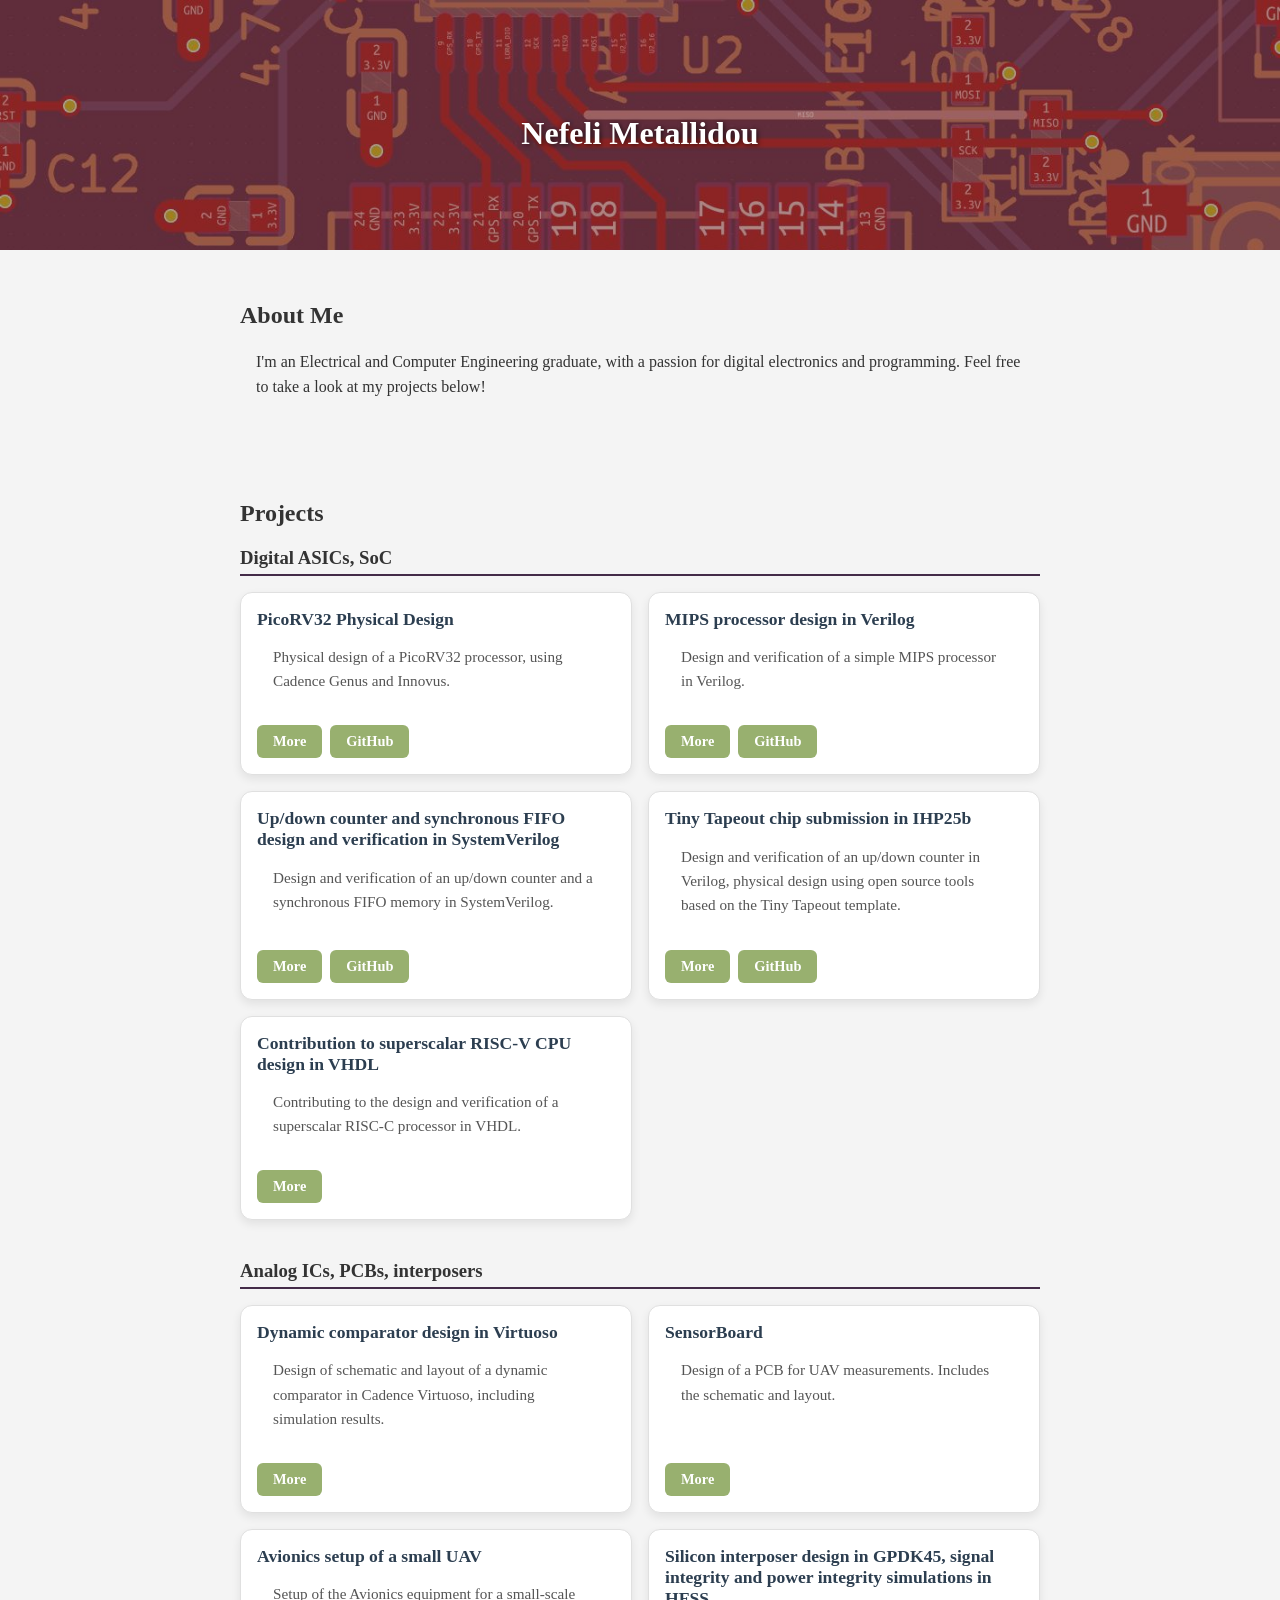
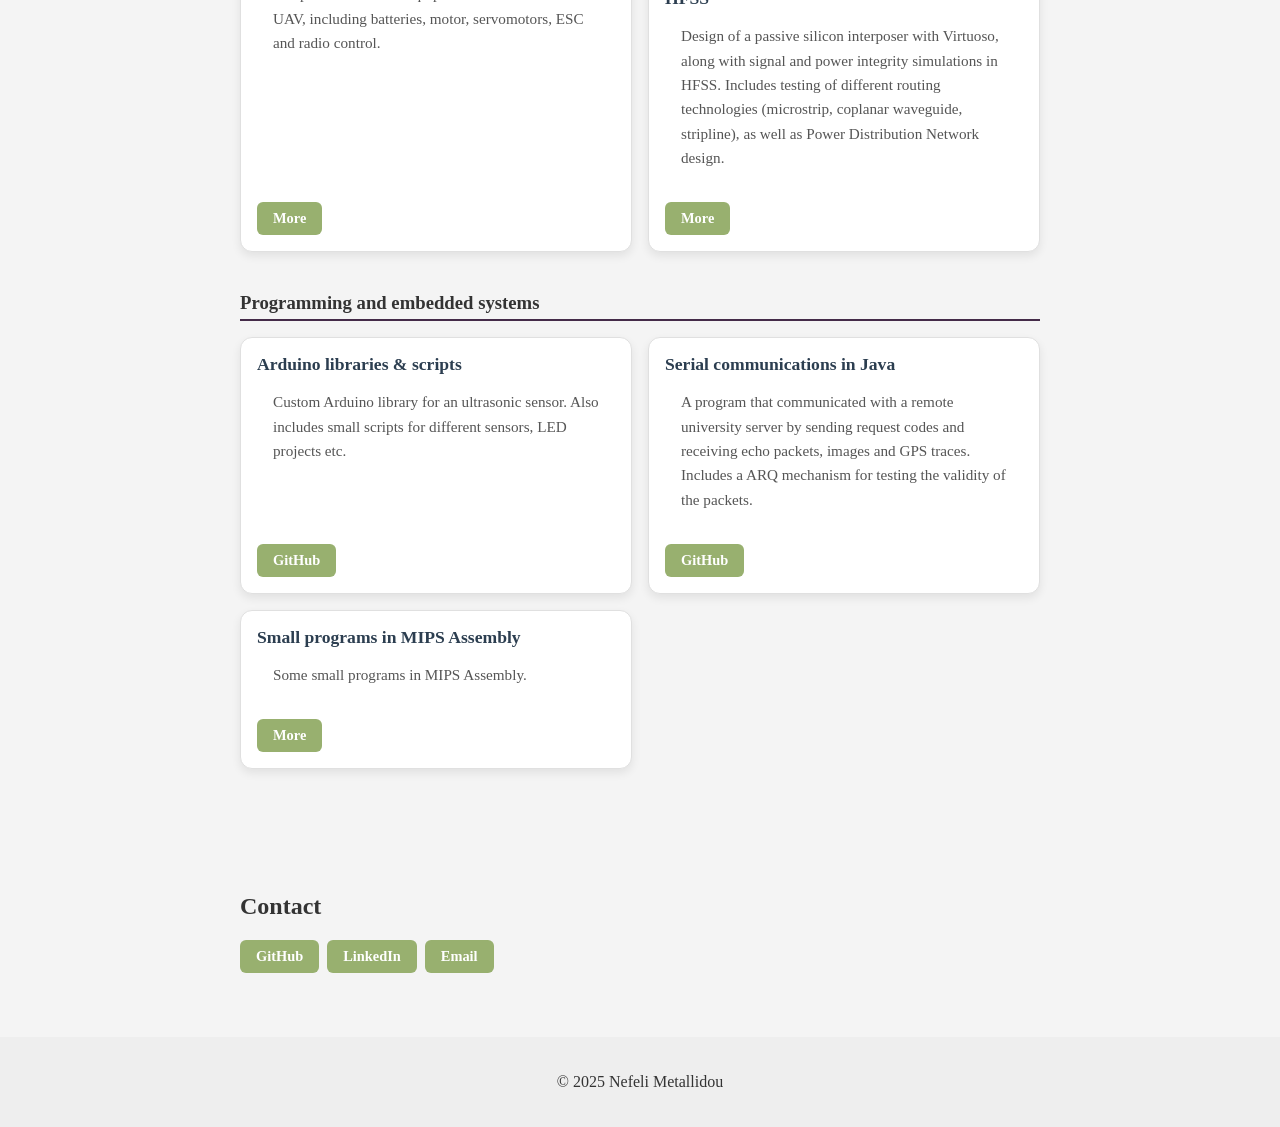
<file: index.html>
<!DOCTYPE html>
<html lang="en">
<head>
  <meta charset="UTF-8" />
  <meta name="viewport" content="width=device-width, initial-scale=1.0" />
  <title>Nefeli Metallidou</title>
  <link rel="stylesheet" href="css/style.css">
</head>
<body>
  <div class="cover-container">
    <img src="images/cover.jpg" alt="Cover Image">
	<div class="overlay"></div>
    <h1>Nefeli Metallidou</h1>
  </div>

  <section>
    <h2>About Me</h2>
    <p>
      I'm an Electrical and Computer Engineering graduate, with a passion for digital electronics and programming. Feel free to take a look at my projects below!
    </p>
  </section>

  <section>
    <h2>Projects</h2>
	
	<!-- Digital section -->
	<div class="project-section">
		<h3>Digital ASICs, SoC</h3>
		<div class="projects">
			 <div class="project-card">
				<div class="project-content">
				  <h4>PicoRV32 Physical Design</h4>
				  <p>Physical design of a PicoRV32 processor, using Cadence Genus and Innovus.</p>
				</div>
				<div class="project-buttons">
				  <a href="proj-picorv-physical.html" class="btn">More</a>
				  <a href="https://github.com/nefelimet/picorv32-physical-design" class="btn" target="_blank">GitHub</a>
				</div>
			 </div>
			 <div class="project-card">
				<div class="project-content">
				  <h4>MIPS processor design in Verilog</h4>
				  <p>Design and verification of a simple MIPS processor in Verilog.</p>
				</div>
				<div class="project-buttons">
				  <a href="proj-mips-verilog.html" class="btn">More</a>
				  <a href="https://github.com/nefelimet/mips-verilog" class="btn" target="_blank">GitHub</a>
				</div>
			 </div>
			 <div class="project-card">
				<div class="project-content">
				  <h4>Up/down counter and synchronous FIFO design and verification in SystemVerilog</h4>
				  <p>Design and verification of an up/down counter and a synchronous FIFO memory in SystemVerilog.</p>
				</div>
				<div class="project-buttons">
				  <a href="proj-systemverilog.html" class="btn">More</a>
				  <a href="https://github.com/nefelimet/SystemVerilog-project" class="btn" target="_blank">GitHub</a>
				</div>
			 </div>
			 <div class="project-card">
				<div class="project-content">
				  <h4>Tiny Tapeout chip submission in IHP25b</h4>
				  <p>Design and verification of an up/down counter in Verilog, physical design using open source tools based on the Tiny Tapeout template.</p>
				</div>
				<div class="project-buttons">
				  <a href="proj-tiny-tapeout.html" class="btn">More</a>
				  <a href="https://github.com/nefelimet/tt-updown-counter" class="btn" target="_blank">GitHub</a>
				</div>
			 </div>
			 <div class="project-card">
				<div class="project-content">
				  <h4>Contribution to superscalar RISC-V CPU design in VHDL</h4>
				  <p>Contributing to the design and verification of a superscalar RISC-C processor in VHDL.</p>
				</div>
				<div class="project-buttons">
				  <a href="proj-contrib-superscalar.html" class="btn">More</a>
				</div>
			 </div>
		</div>
	</div>
	
	
	<!-- Analog section -->
	<div class="project-section">
		<h3>Analog ICs, PCBs, interposers</h3>
		<div class="projects">
			<div class="project-card">
				<div class="project-content">
				  <h4>Dynamic comparator design in Virtuoso</h4>
				  <p>Design of schematic and layout of a dynamic comparator in Cadence Virtuoso, including simulation results.</p>
				</div>
				<div class="project-buttons">
				  <a href="proj-dyn-comp.html" class="btn">More</a>
				</div>
			</div>
			<div class="project-card">
				<div class="project-content">
				  <h4>SensorBoard</h4>
				  <p>Design of a PCB for UAV measurements. Includes the schematic and layout.</p>
				</div>
				<div class="project-buttons">
				  <a href="proj-sensorboard.html" class="btn">More</a>
				</div>
			</div>
			<div class="project-card">
				<div class="project-content">
				  <h4>Avionics setup of a small UAV</h4>
				  <p>Setup of the Avionics equipment for a small-scale UAV, including batteries, motor, servomotors, ESC and radio control.</p>
				</div>
				<div class="project-buttons">
				  <a href="proj-avionics.html" class="btn">More</a>
				</div>
			</div>
			<div class="project-card">
				<div class="project-content">
				  <h4>Silicon interposer design in GPDK45, signal integrity and power integrity simulations in HFSS</h4>
				  <p>Design of a passive silicon interposer with Virtuoso, along with signal and power integrity simulations in HFSS. Includes testing of different routing technologies (microstrip, coplanar waveguide, stripline), as well as Power Distribution Network design.</p>
				</div>
				<div class="project-buttons">
				  <a href="proj-interposer.html" class="btn">More</a>
				</div>
			</div>
		</div>
	</div>
	
	
	<!-- Other section -->
	<div class="project-section">
		<h3>Programming and embedded systems</h3>
		<div class="projects">
			<div class="project-card">
				<div class="project-content">
				  <h4>Arduino libraries & scripts</h4>
				  <p>Custom Arduino library for an ultrasonic sensor. Also includes small scripts for different sensors, LED projects etc.</p>
				</div>
				<div class="project-buttons">
				  <a href="https://github.com/nefelimet/Arduino-Projects" class="btn">GitHub</a>
				</div>
			</div>
			<div class="project-card">
				<div class="project-content">
				  <h4>Serial communications in Java</h4>
				  <p>A program that communicated with a remote university server by sending request codes and receiving echo packets, images and GPS traces. Includes a ARQ mechanism for testing the validity of the packets.</p>
				</div>
				<div class="project-buttons">
				  <a href="https://github.com/nefelimet/JavaSerialComms" class="btn">GitHub</a>
				</div>
			</div>
			<div class="project-card">
				<div class="project-content">
				  <h4>Small programs in MIPS Assembly</h4>
				  <p>Some small programs in MIPS Assembly.</p>
				</div>
				<div class="project-buttons">
				  <a href="proj-assembly.html" class="btn">More</a>
				</div>
			</div>
		</div>
	</div>
	

	
	
  </section>

  <section>
    <h2>Contact</h2>
		<div class="project-buttons">
		  <a href="https://github.com/nefelimet" class="btn">GitHub</a>
		  <a href="https://linkedin.com/in/nefeli-metallidou" class="btn">LinkedIn</a>
		  <a href="mailto:met.nefeli@gmail.com" class="btn">Email</a>
		</div>
  </section>

  <footer>
    <p>© 2025 Nefeli Metallidou</p>
  </footer>

</body>
</html>
</file>
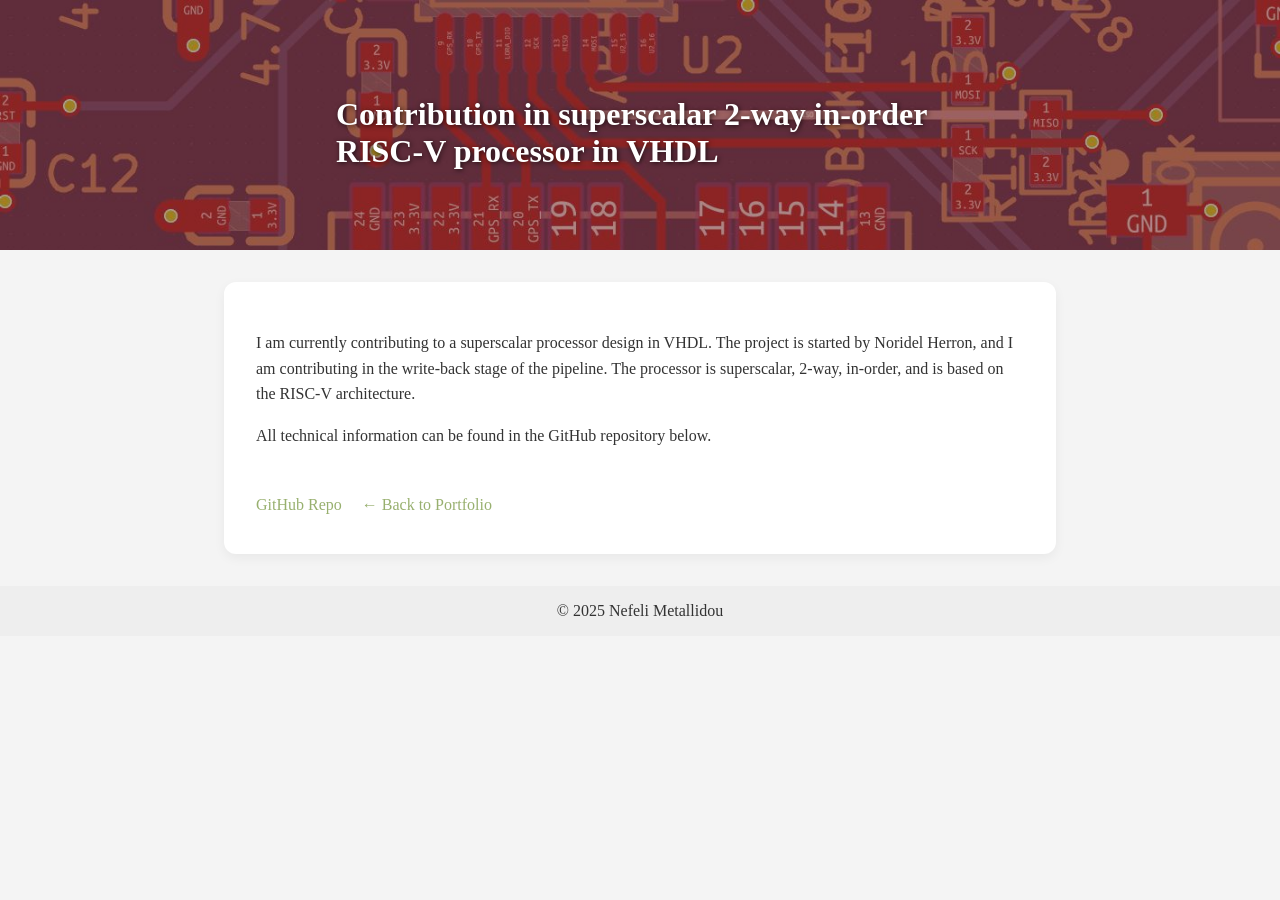
<file: proj-contrib-superscalar.html>
<!DOCTYPE html>
<html lang="en">
<head>
  <meta charset="UTF-8" />
  <meta name="viewport" content="width=device-width, initial-scale=1.0" />
  <title>Contribution in superscalar 2-way in-order RISC-V processor in VHDL</title>
  <link rel="stylesheet" href="css/style.css">
</head>
<body>

  <div class="cover-container">
    <img src="images/cover.jpg" alt="Cover Image">
	<div class="overlay"></div>
    <h1>Contribution in superscalar 2-way in-order RISC-V processor in VHDL</h1>
  </div>

  <main>

    <p>
      I am currently contributing to a superscalar processor design in VHDL. The project is started by Noridel Herron, and I am contributing in the write-back stage of the pipeline. The processor is superscalar, 2-way, in-order, and is based on the RISC-V architecture.
    </p>
	

    <p>
      All technical information can be found in the GitHub repository below.
    </p>

    <div class="links">
      <a href="https://github.com/NoridelHerron/SUPERSCALAR_CPU" target="_blank">GitHub Repo</a>
      <a href="index.html">← Back to Portfolio</a>
    </div>
  </main>

  <footer>
    © 2025 Nefeli Metallidou
  </footer>

</body>
</html>
</file>
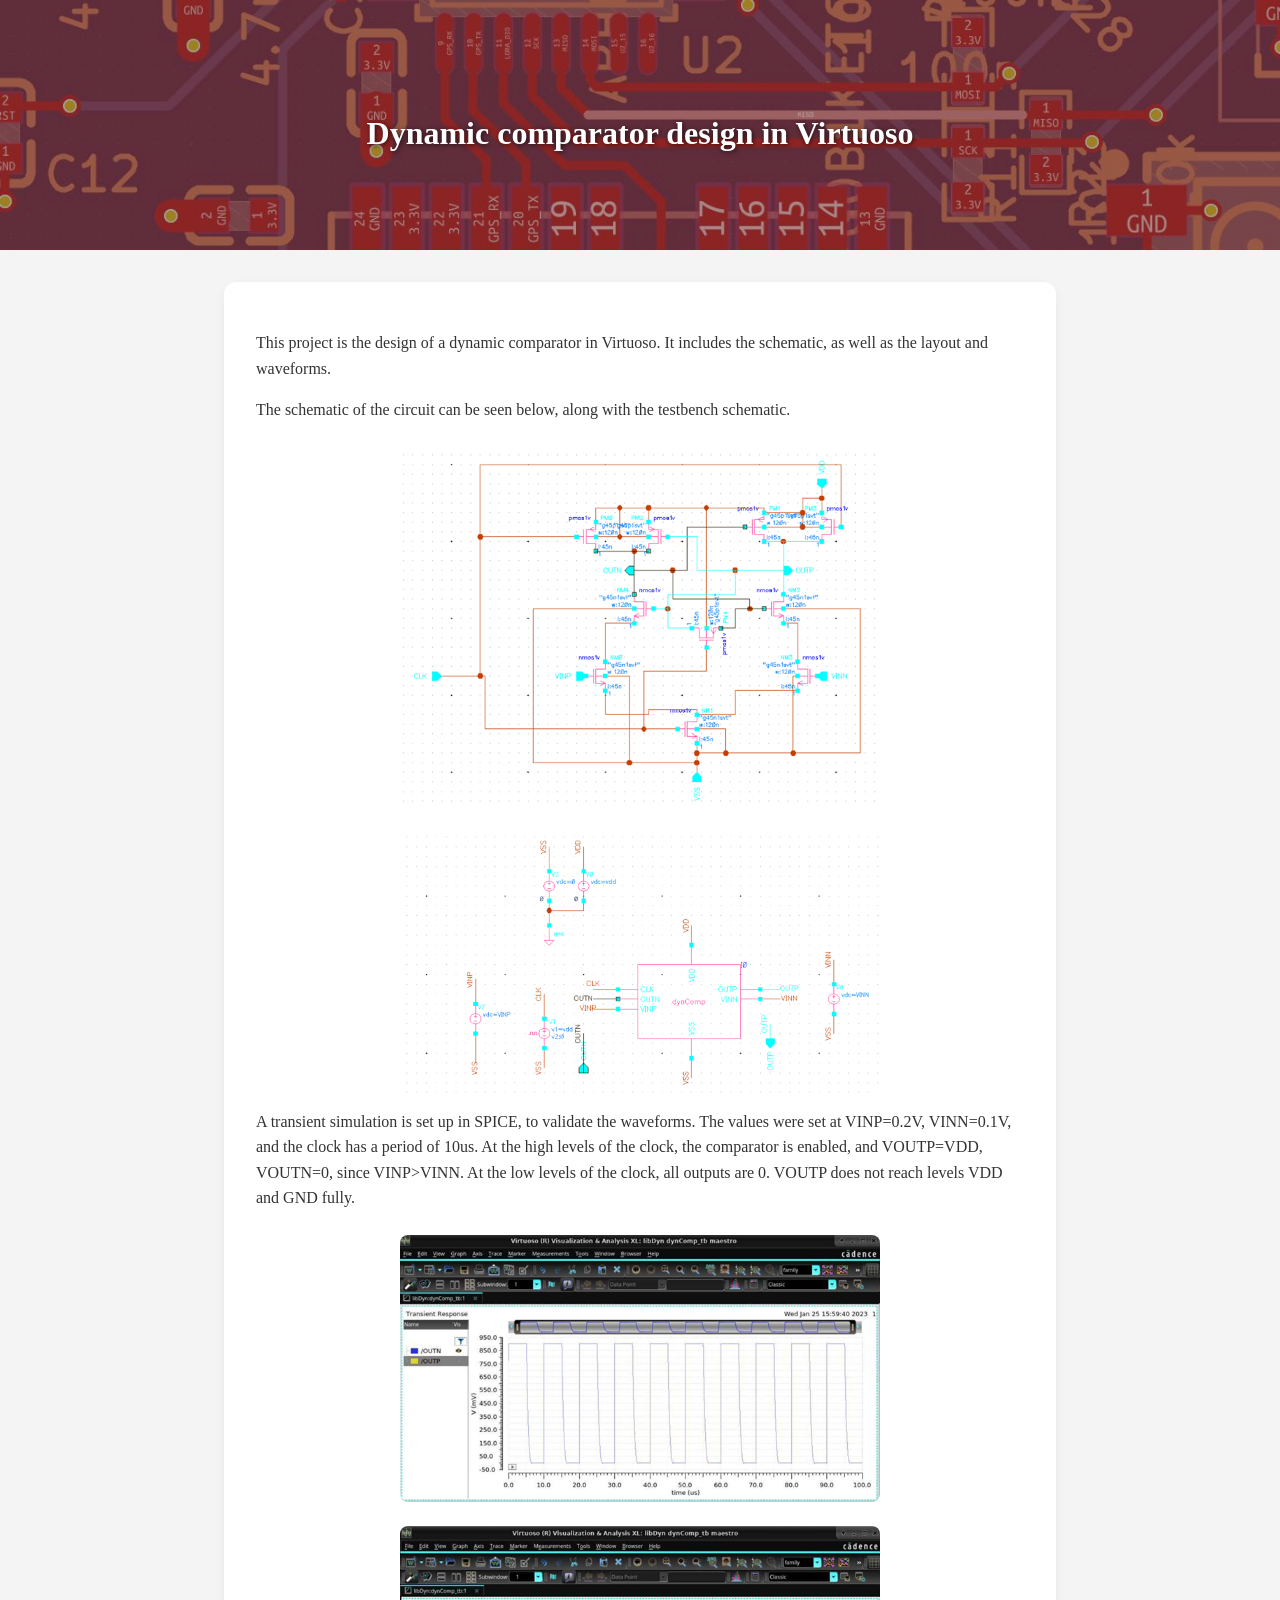
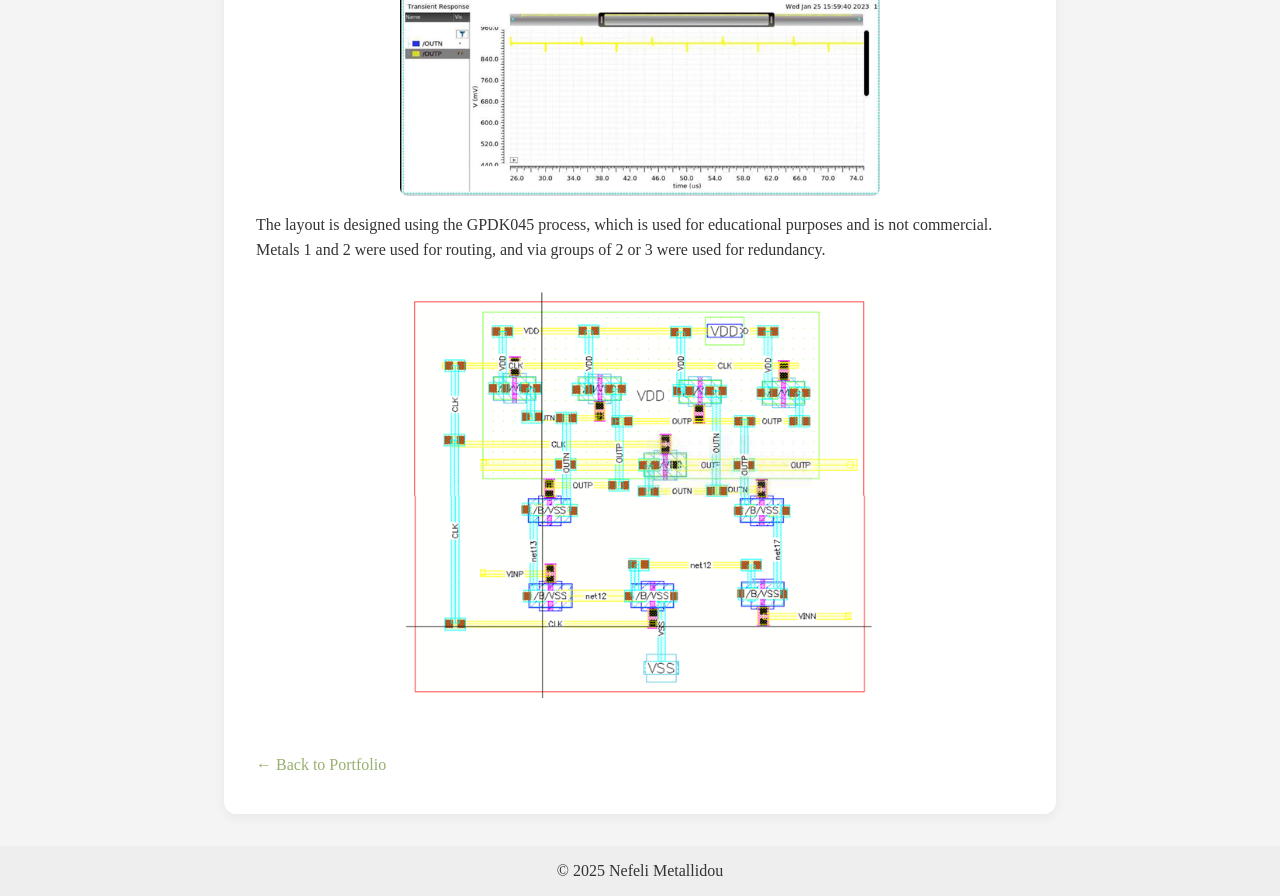
<file: proj-dyn-comp.html>
<!DOCTYPE html>
<html lang="en">
<head>
  <meta charset="UTF-8" />
  <meta name="viewport" content="width=device-width, initial-scale=1.0" />
  <title>Dynamic comparator design in Virtuoso</title>
  <link rel="stylesheet" href="css/style.css">
</head>
<body>

  <div class="cover-container">
    <img src="images/cover.jpg" alt="Cover Image">
	<div class="overlay"></div>
    <h1>Dynamic comparator design in Virtuoso</h1>
  </div>


  <main>

    <p>
      This project is the design of a dynamic comparator in Virtuoso. It includes the schematic, as well as the layout and waveforms.
    </p>
	
	<p>
	  The schematic of the circuit can be seen below, along with the testbench schematic.
	</p>
	
	<img src="images/dyncomp-schematic.PNG" alt="Screenshot of the schematic" class="screenshot" />
	<img src="images/dyncomp-schematic-testbench.PNG" alt="Screenshot of the schematic testbench" class="screenshot" />

    <p>
      A transient simulation is set up in SPICE, to validate the waveforms. The values were set at VINP=0.2V, VINN=0.1V, and the clock has a period of 10us. At the high levels of the clock, the comparator is enabled, and VOUTP=VDD, VOUTN=0, since VINP>VINN. At the low levels of the clock, all outputs are 0. VOUTP does not reach levels VDD and GND fully.
    </p>
	
	<img src="images/dyncomp-out1.PNG" alt="Screenshot of the output waveform" class="screenshot" />
	<img src="images/dyncomp-out2.PNG" alt="Screenshot of the output waveform" class="screenshot" />
	
	<p>
	  The layout is designed using the GPDK045 process, which is used for educational purposes and is not commercial. Metals 1 and 2 were used for routing, and via groups of 2 or 3 were used for redundancy.
	</p>
	
	<img src="images/dyncomp-layout.PNG" alt="Screenshot of the layout" class="screenshot" />
	
	<div class="links">
      <a href="index.html">← Back to Portfolio</a>
    </div>
	
  </main>

  <footer>
    © 2025 Nefeli Metallidou
  </footer>

</body>
</html>
</file>
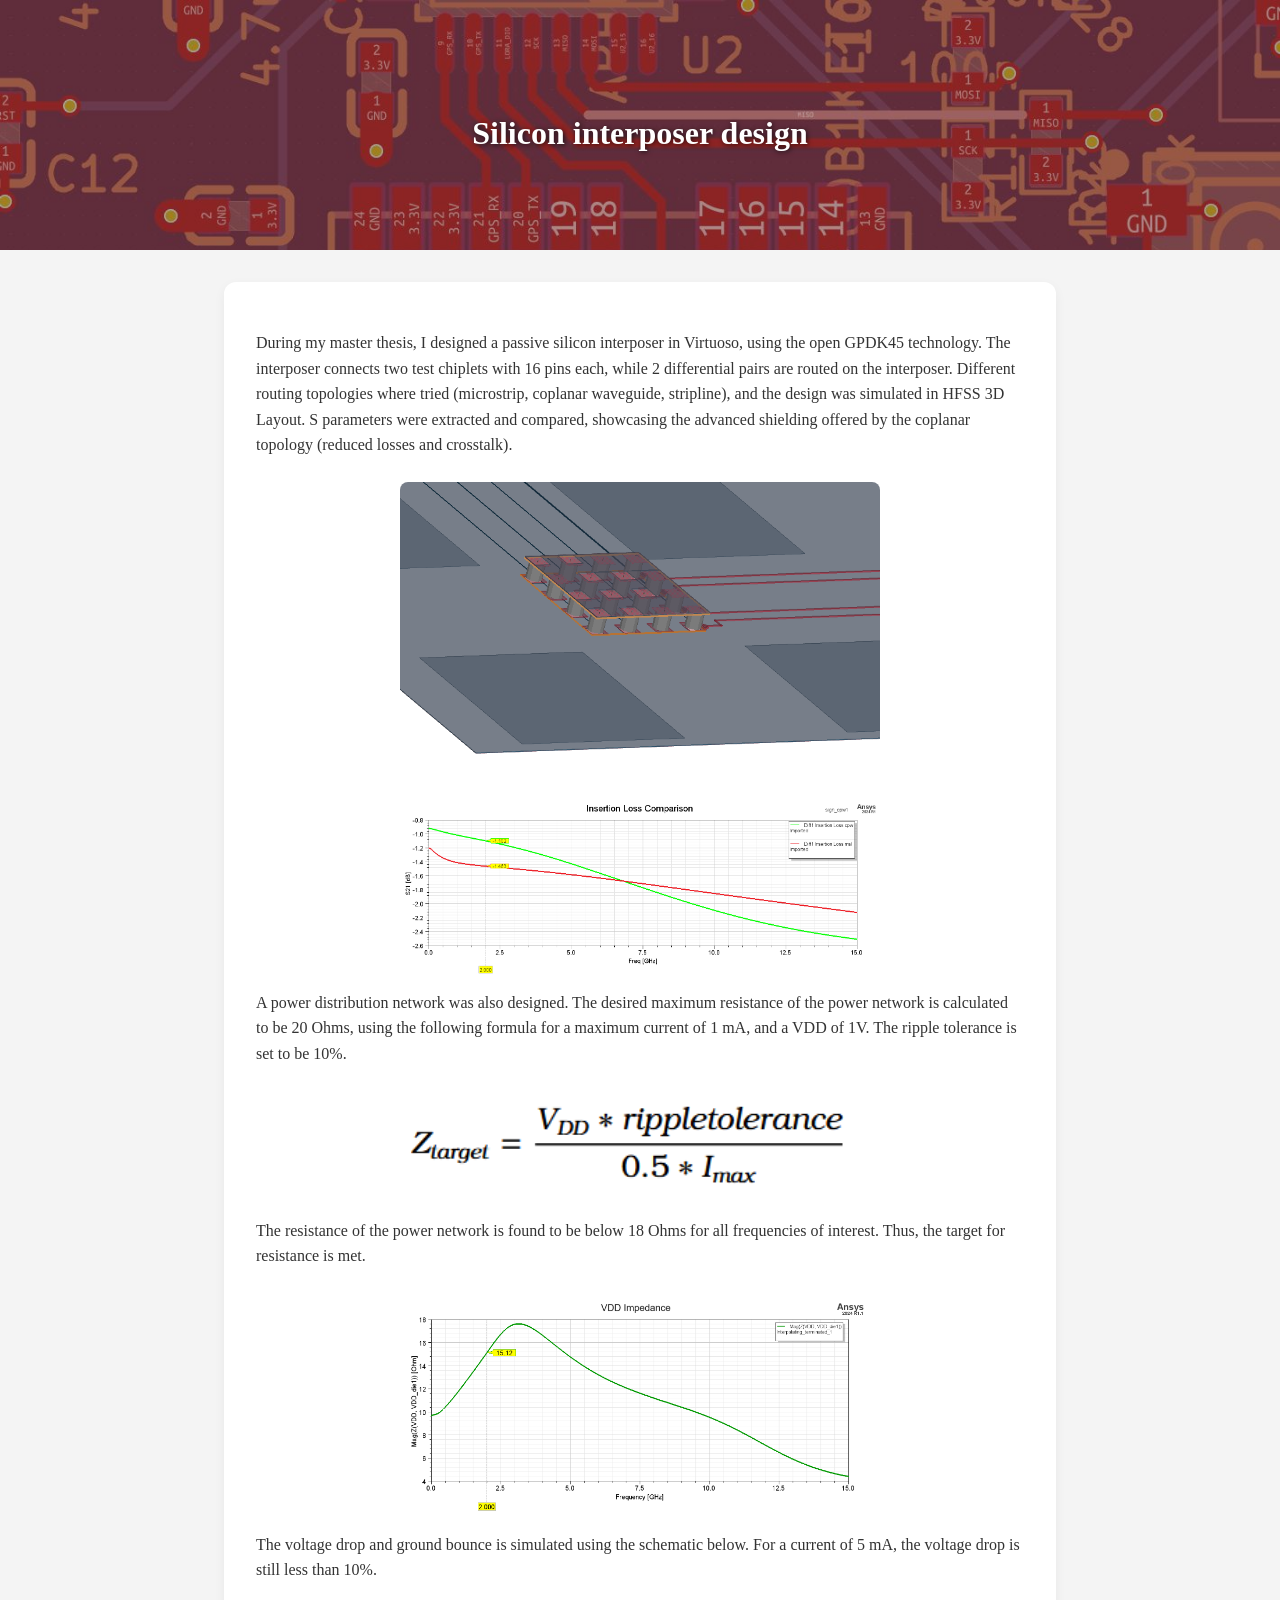
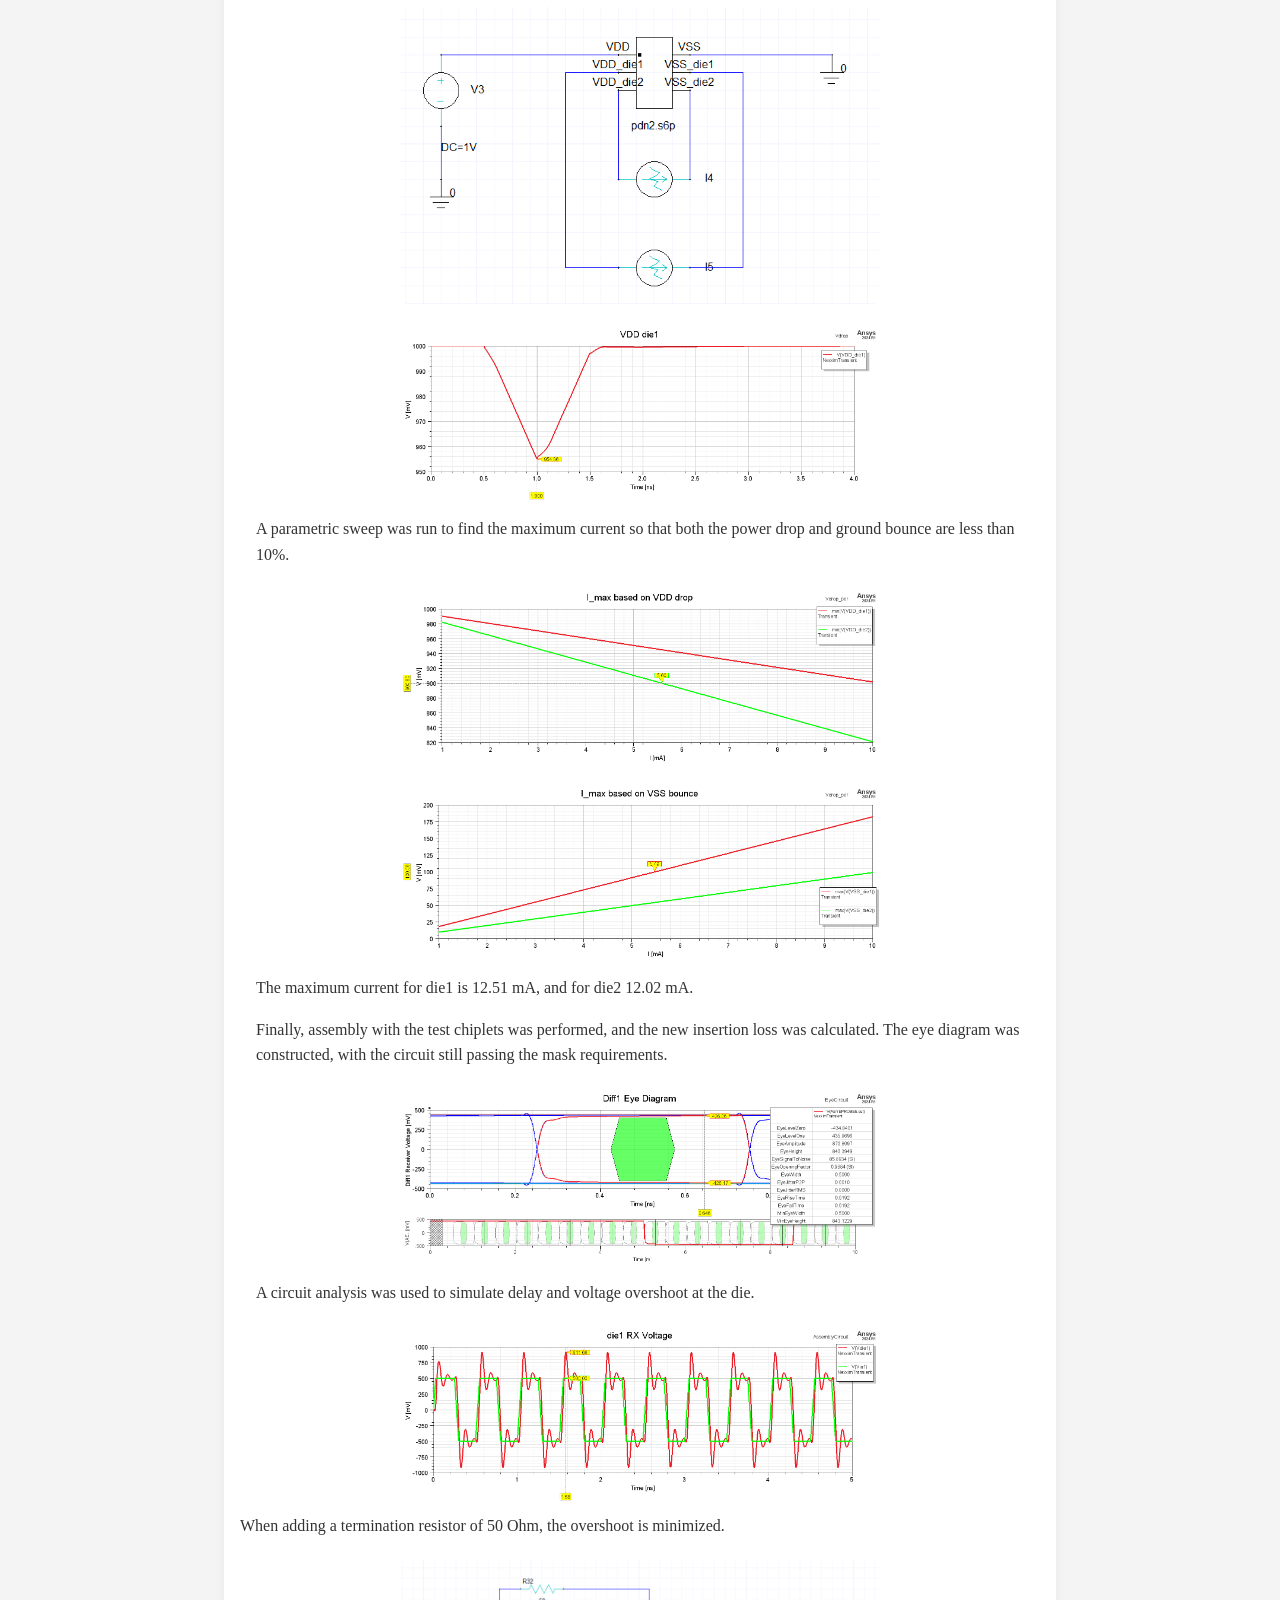
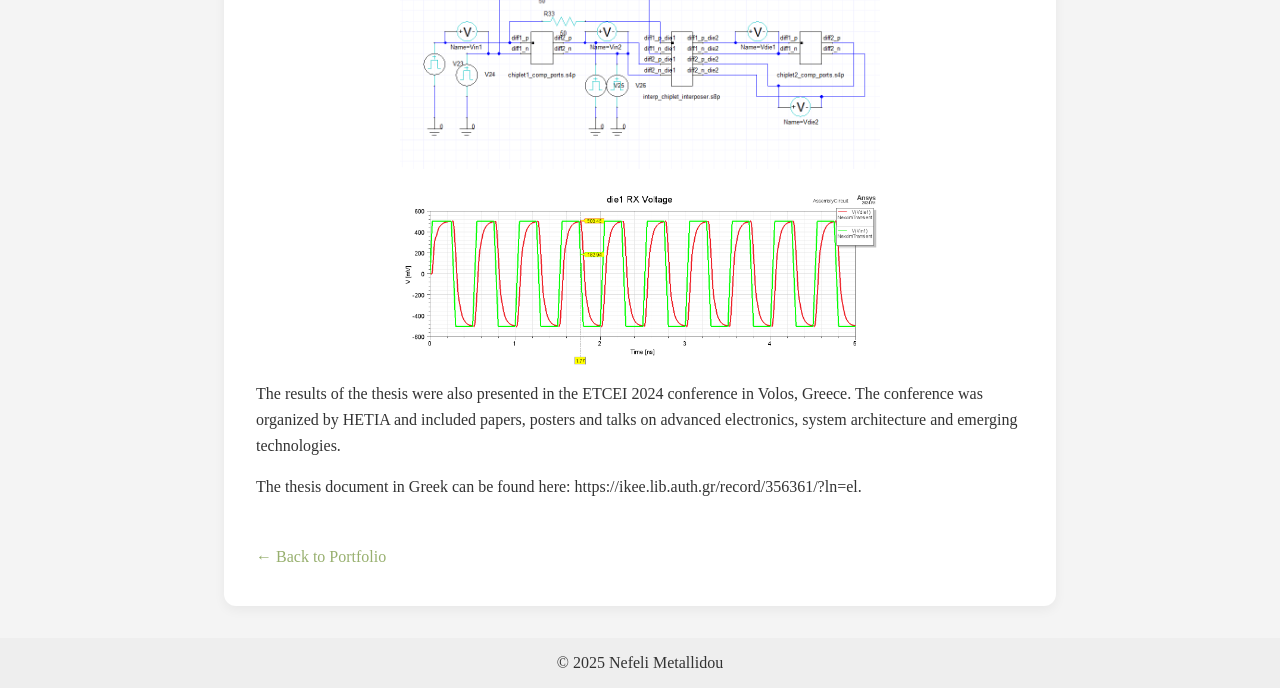
<file: proj-interposer.html>
<!DOCTYPE html>
<html lang="en">
<head>
  <meta charset="UTF-8" />
  <meta name="viewport" content="width=device-width, initial-scale=1.0" />
  <title>Silicon interposer design</title>
  <link rel="stylesheet" href="css/style.css">
</head>
<body>

  <div class="cover-container">
    <img src="images/cover.jpg" alt="Cover Image">
	<div class="overlay"></div>
    <h1>Silicon interposer design</h1>
  </div>


  <main>

    <p>
      During my master thesis, I designed a passive silicon interposer in Virtuoso, using the open GPDK45 technology. The interposer connects two test chiplets with 16 pins each, while 2 differential pairs are routed on the interposer. Different routing topologies where tried (microstrip, coplanar waveguide, stripline), and the design was simulated in HFSS 3D Layout. S parameters were extracted and compared, showcasing the advanced shielding offered by the coplanar topology (reduced losses and crosstalk).
    </p>
	
	<img src="images/interposer.PNG" alt="Screenshot of the interposer layout" class="screenshot" />
	<img src="images/interposer_il_comparison.png" alt="Screenshot of the insertion loss comparison" class="screenshot" />
	
    <p>
      A power distribution network was also designed. The desired maximum resistance of the power network is calculated to be 20 Ohms, using the following formula for a maximum current of 1 mA, and a VDD of 1V. The ripple tolerance is set to be 10%.
	</p>
	
	<img src="images/interposer_Z_target.png" alt="Screenshot of the Z target formula" class="screenshot" />
	
	<p>
	  The resistance of the power network is found to be below 18 Ohms for all frequencies of interest. Thus, the target for resistance is met.
    </p>
	
	<img src="images/interposer_pdn_R.PNG" alt="Screenshot of the schematic" class="screenshot" />
	
	<p>
	  The voltage drop and ground bounce is simulated using the schematic below. For a current of 5 mA, the voltage drop is still less than 10%.
	</p>
	
	<img src="images/interposer_pdn_schematic.PNG" alt="Screenshot of the schematic" class="screenshot" />
	<img src="images/interposer_pdn_VDD_5mA.png" alt="Screenshot of the waveform" class="screenshot" />
	
	<p>
	  A parametric sweep was run to find the maximum current so that both the power drop and ground bounce are less than 10%.
	</p>
	
	<img src="images/interposer_Imax_Vdrop.png" alt="Screenshot of the waveform" class="screenshot" />
	<img src="images/interposer_Imax_GNDbounce.png" alt="Screenshot of the waveform" class="screenshot" />
	
	<p>
	  The maximum current for die1 is 12.51 mA, and for die2 12.02 mA.
	</p>

    <p>
      Finally, assembly with the test chiplets was performed, and the new insertion loss was calculated. The eye diagram was constructed, with the circuit still passing the mask requirements.
	</p>
	
	<img src="images/interp_chiplet_eye_diagram.png" alt="Screenshot of the eye diagram" class="screenshot" />
	
	<p>
	  A circuit analysis was used to simulate delay and voltage overshoot at the die.
    </p>
	
	<img src="images/interp_chiplet_die1_V.png" alt="Screenshot of the voltage waveforms" class="screenshot" />
	
	When adding a termination resistor of 50 Ohm, the overshoot is minimized.
	
	<img src="images/interp_chiplet_circuit_R.PNG" alt="Screenshot of the schematic" class="screenshot" />
	<img src="images/interp_chiplet_die1_V_termination.png" alt="Screenshot of the voltage waveforms with termination" class="screenshot" />

    <p>
      The results of the thesis were also presented in the ETCEI 2024 conference in Volos, Greece. The conference was organized by HETIA and included papers, posters and talks on advanced electronics, system architecture and emerging technologies.
    </p>
	
	<p>
	  The thesis document in Greek can be found here: https://ikee.lib.auth.gr/record/356361/?ln=el.
	</p>
	
	<div class="links">
      <a href="index.html">← Back to Portfolio</a>
    </div>
	
  </main>

  <footer>
    © 2025 Nefeli Metallidou
  </footer>

</body>
</html>
</file>
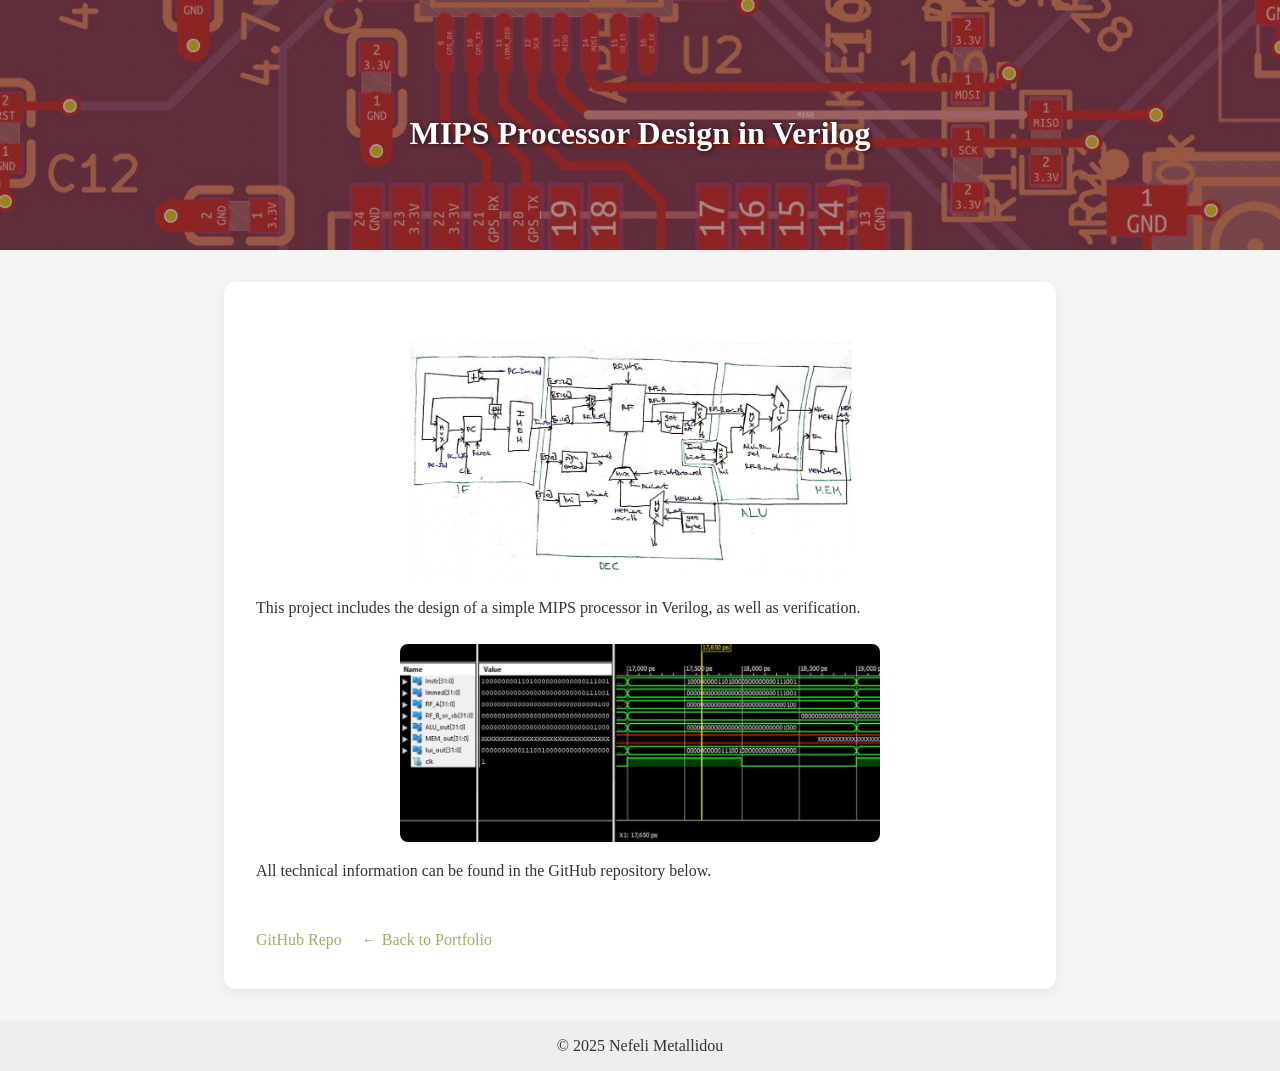
<file: proj-mips-verilog.html>
<!DOCTYPE html>
<html lang="en">
<head>
  <meta charset="UTF-8" />
  <meta name="viewport" content="width=device-width, initial-scale=1.0" />
  <title>MIPS Processor Design in Verilog</title>
  <link rel="stylesheet" href="css/style.css">
</head>
<body>

  <div class="cover-container">
    <img src="images/cover.jpg" alt="Cover Image">
	<div class="overlay"></div>
    <h1>MIPS Processor Design in Verilog</h1>
  </div>
  

  <main>
    <img src="images/mips-verilog.PNG" alt="Screenshot of MIPS Processor" class="screenshot" />

    <p>
      This project includes the design of a simple MIPS processor in Verilog, as well as verification.
    </p>
	
	<img src="images/mips-verilog-waveform.PNG" alt="Screenshot of MIPS Processor" class="screenshot" />

    <p>
      All technical information can be found in the GitHub repository below.
    </p>

    <div class="links">
      <a href="https://github.com/nefelimet/mips-verilog" target="_blank">GitHub Repo</a>
      <a href="index.html">← Back to Portfolio</a>
    </div>
  </main>

  <footer>
    © 2025 Nefeli Metallidou
  </footer>

</body>
</html>
</file>
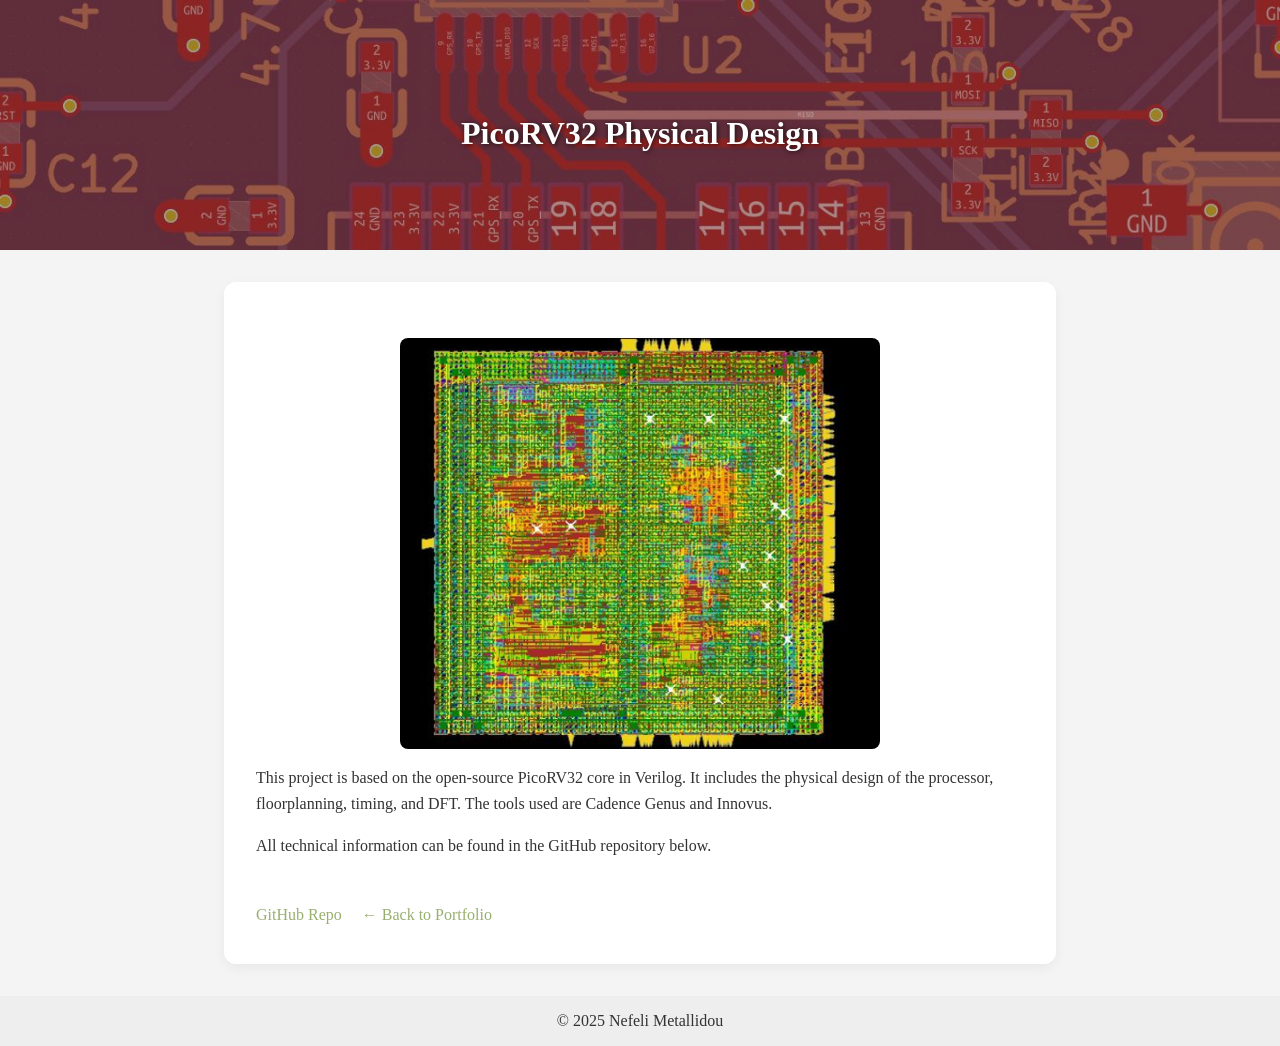
<file: proj-picorv-physical.html>
<!DOCTYPE html>
<html lang="en">
<head>
  <meta charset="UTF-8" />
  <meta name="viewport" content="width=device-width, initial-scale=1.0" />
  <title>PicoRV32 Physical Design</title>
  <link rel="stylesheet" href="css/style.css">
</head>
<body>

  <div class="cover-container">
    <img src="images/cover.jpg" alt="Cover Image">
	<div class="overlay"></div>
    <h1>PicoRV32 Physical Design</h1>
  </div>


  <main>
    <img src="images/picorv32-physical.png" alt="Screenshot of PicoRV32 Processor" class="screenshot" />

    <p>
      This project is based on the open-source PicoRV32 core in Verilog. It includes the physical design of the processor, floorplanning, timing, and DFT. The tools used are Cadence Genus and Innovus.
    </p>

    <p>
      All technical information can be found in the GitHub repository below.
    </p>

    <div class="links">
      <a href="https://github.com/nefelimet/picorv32-physical-design" target="_blank">GitHub Repo</a>
      <a href="index.html">← Back to Portfolio</a>
    </div>
  </main>

  <footer>
    © 2025 Nefeli Metallidou
  </footer>

</body>
</html>
</file>
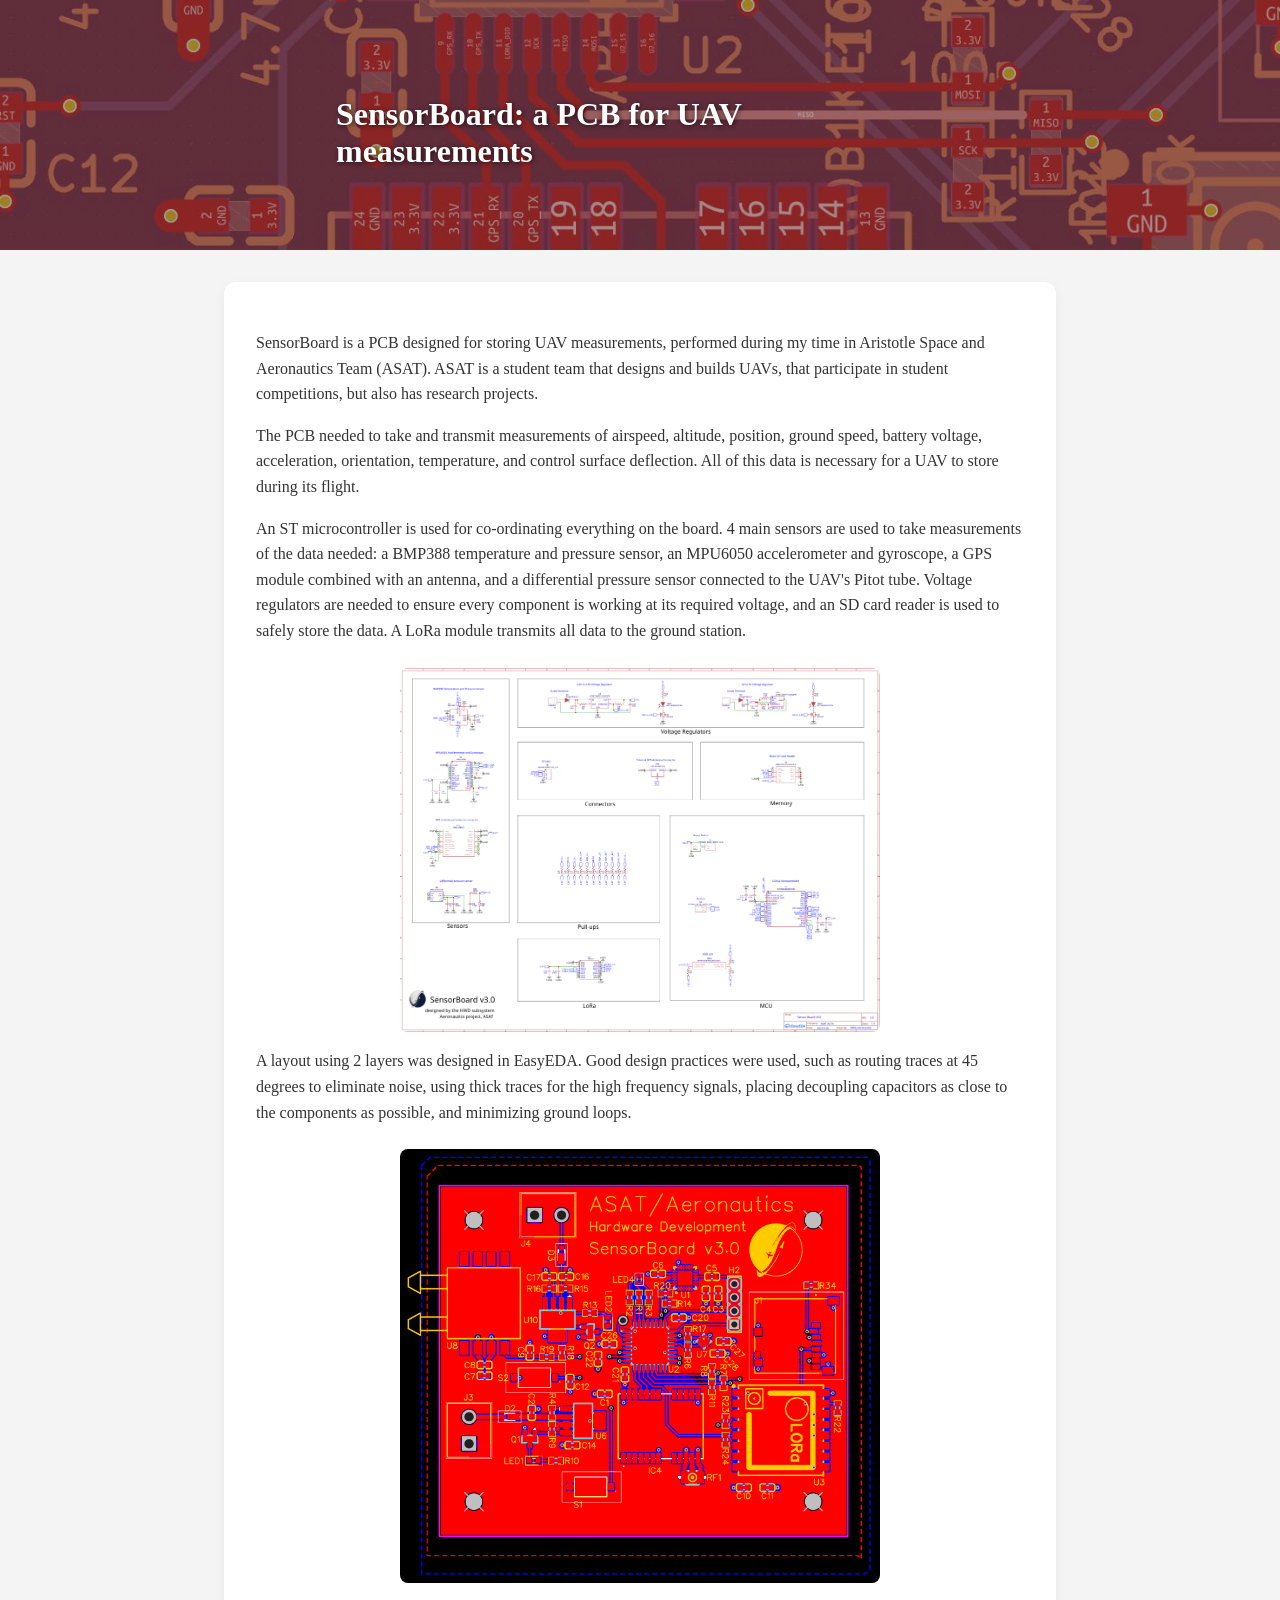
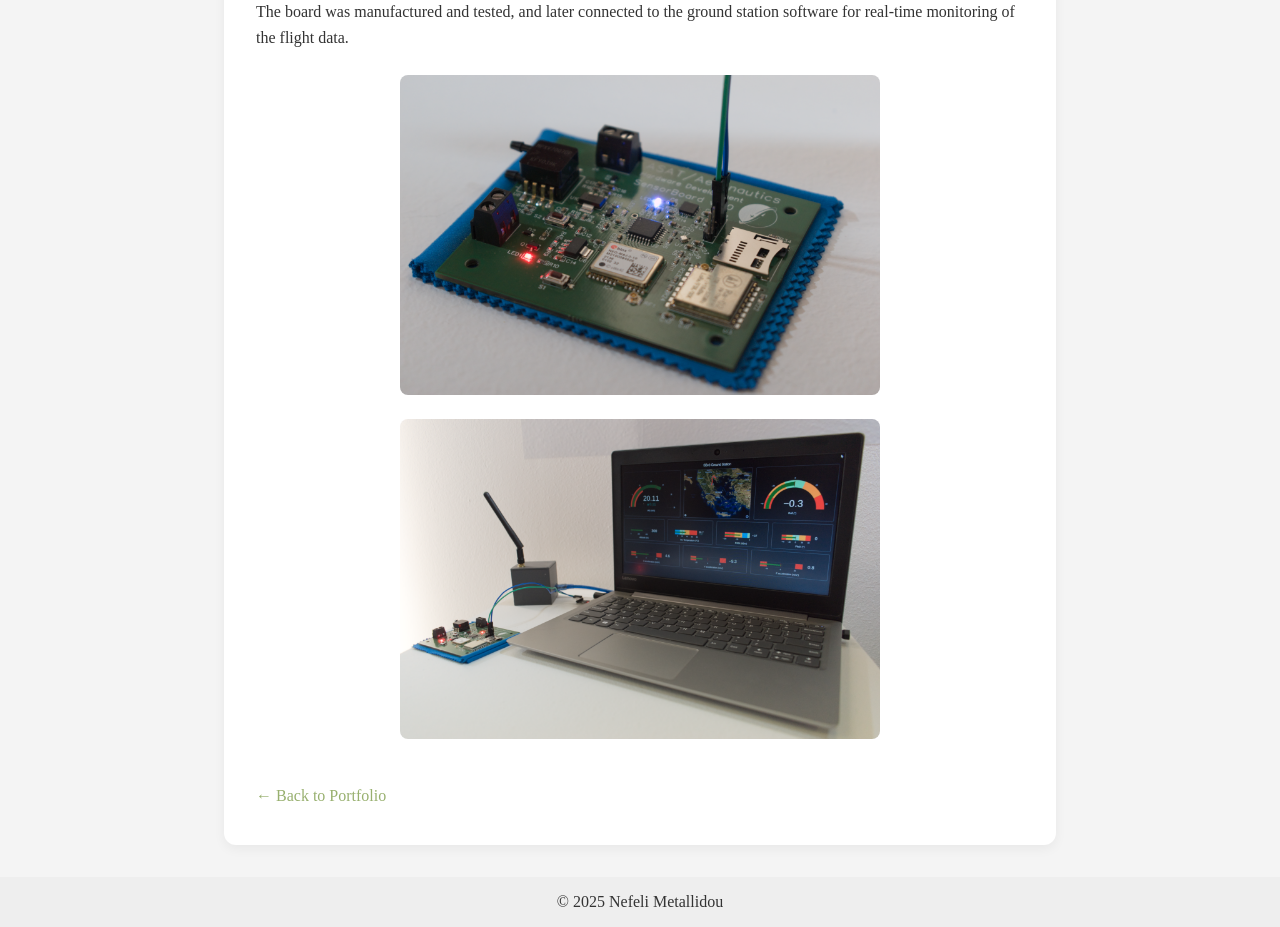
<file: proj-sensorboard.html>
<!DOCTYPE html>
<html lang="en">
<head>
  <meta charset="UTF-8" />
  <meta name="viewport" content="width=device-width, initial-scale=1.0" />
  <title>SensorBoard</title>
  <link rel="stylesheet" href="css/style.css">
</head>
<body>
  
  <div class="cover-container">
    <img src="images/cover.jpg" alt="Cover Image">
	<div class="overlay"></div>
    <h1>SensorBoard: a PCB for UAV measurements</h1>
  </div>

  <main>

    <p>
      SensorBoard is a PCB designed for storing UAV measurements, performed during my time in Aristotle Space and Aeronautics Team (ASAT). ASAT is a student team that designs and builds UAVs, that participate in student competitions, but also has research projects.
    </p>
	
	<p>
	  The PCB needed to take and transmit measurements of airspeed, altitude, position, ground speed, battery voltage, acceleration, orientation, temperature, and control surface deflection. All of this data is necessary for a UAV to store during its flight.
	</p>
	
	<p>
      An ST microcontroller is used for co-ordinating everything on the board. 4 main sensors are used to take measurements of the data needed: a BMP388 temperature and pressure sensor, an MPU6050 accelerometer and gyroscope, a GPS module combined with an antenna, and a differential pressure sensor connected to the UAV's Pitot tube. Voltage regulators are needed to ensure every component is working at its required voltage, and an SD card reader is used to safely store the data. A LoRa module transmits all data to the ground station.
	</p>
	
	<img src="images/sensorboard-schematic.PNG" alt="Screenshot of the schematic" class="screenshot" />

    <p>
      A layout using 2 layers was designed in EasyEDA. Good design practices were used, such as routing traces at 45 degrees to eliminate noise, using thick traces for the high frequency signals, placing decoupling capacitors as close to the components as possible, and minimizing ground loops.
	</p>
	
	<img src="images/sensorboard-layout.PNG" alt="Screenshot of the layout" class="screenshot" />
	
	<p>
	  The board was manufactured and tested, and later connected to the ground station software for real-time monitoring of the flight data.
	</p>
	
	<img src="images/sensorboard.png" alt="Image of the board" class="screenshot" />
	<img src="images/sensorboard-gs.png" alt="Image of the board connected to the ground station" class="screenshot" />
	
	<div class="links">
      <a href="index.html">← Back to Portfolio</a>
    </div>
	
  </main>

  <footer>
    © 2025 Nefeli Metallidou
  </footer>

</body>
</html>
</file>
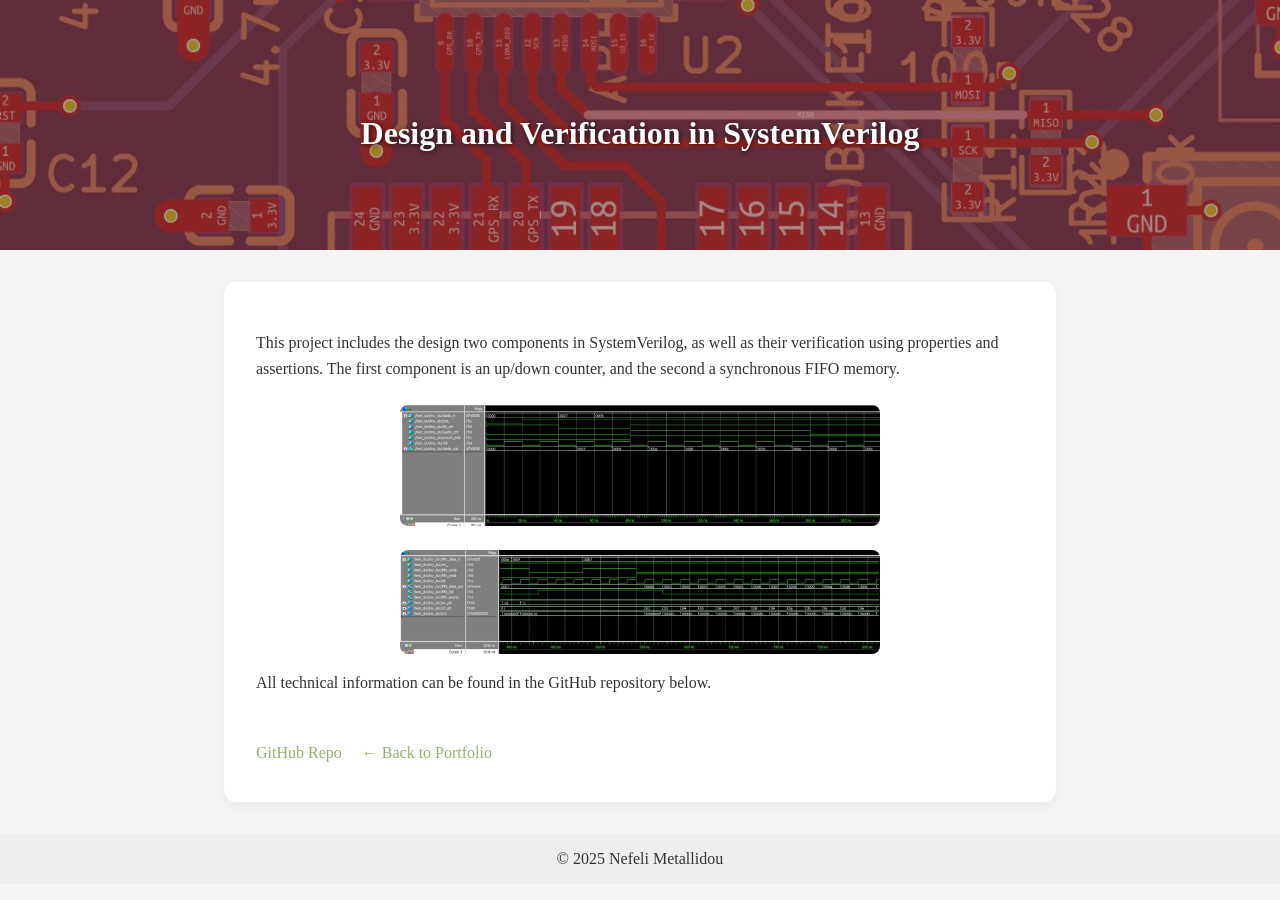
<file: proj-systemverilog.html>
<!DOCTYPE html>
<html lang="en">
<head>
  <meta charset="UTF-8" />
  <meta name="viewport" content="width=device-width, initial-scale=1.0" />
  <title>Design and Verification in SystemVerilog</title>
  <link rel="stylesheet" href="css/style.css">
</head>
<body>

  <div class="cover-container">
    <img src="images/cover.jpg" alt="Cover Image">
	<div class="overlay"></div>
    <h1>Design and Verification in SystemVerilog</h1>
  </div>


  <main>

    <p>
      This project includes the design two components in SystemVerilog, as well as their verification using properties and assertions. The first component is an up/down counter, and the second a synchronous FIFO memory.
    </p>
	
	<img src="images/systemverilog-counter-waveform.PNG" alt="Screenshot of counter waveform" class="screenshot" />
	<img src="images/systemverilog-fifo-waveform.PNG" alt="Screenshot of FIFO memory waveform" class="screenshot" />

    <p>
      All technical information can be found in the GitHub repository below.
    </p>

    <div class="links">
      <a href="https://github.com/nefelimet/SystemVerilog-project" target="_blank">GitHub Repo</a>
      <a href="index.html">← Back to Portfolio</a>
    </div>
  </main>

  <footer>
    © 2025 Nefeli Metallidou
  </footer>

</body>
</html>
</file>
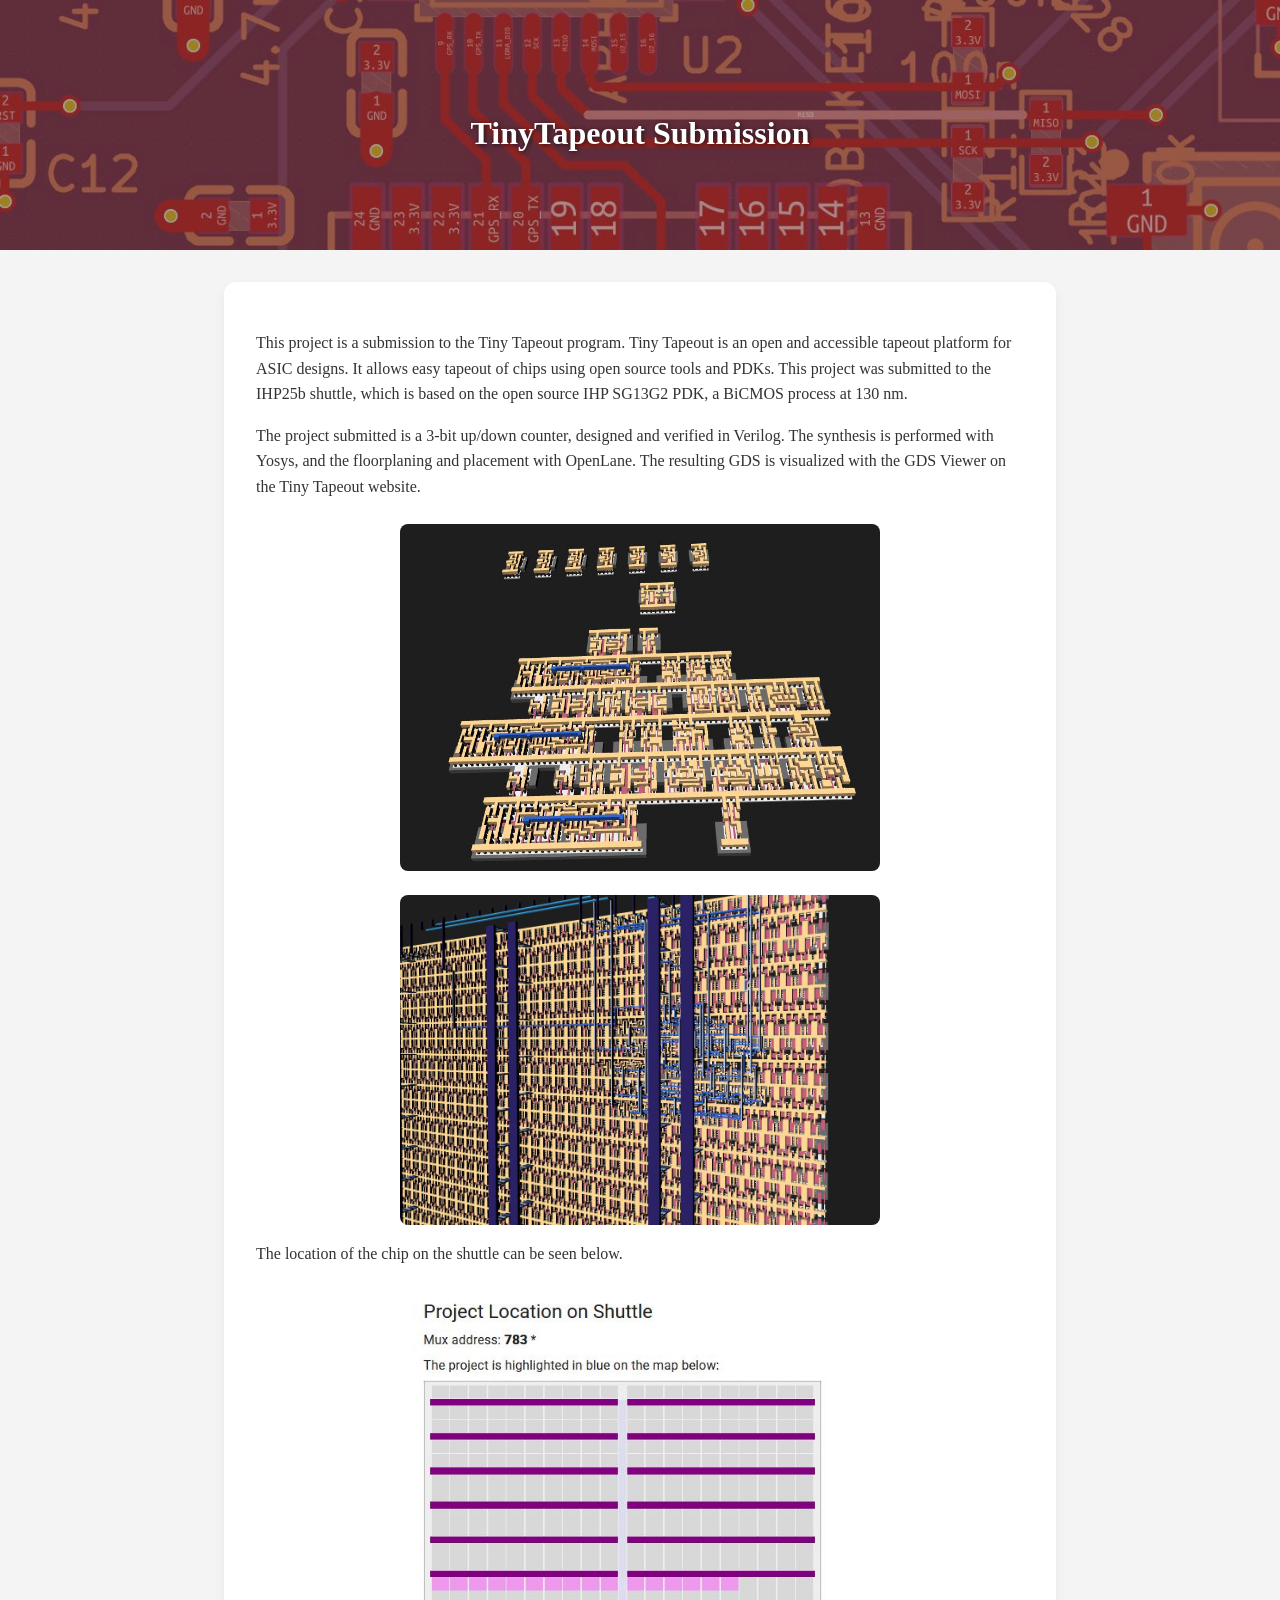
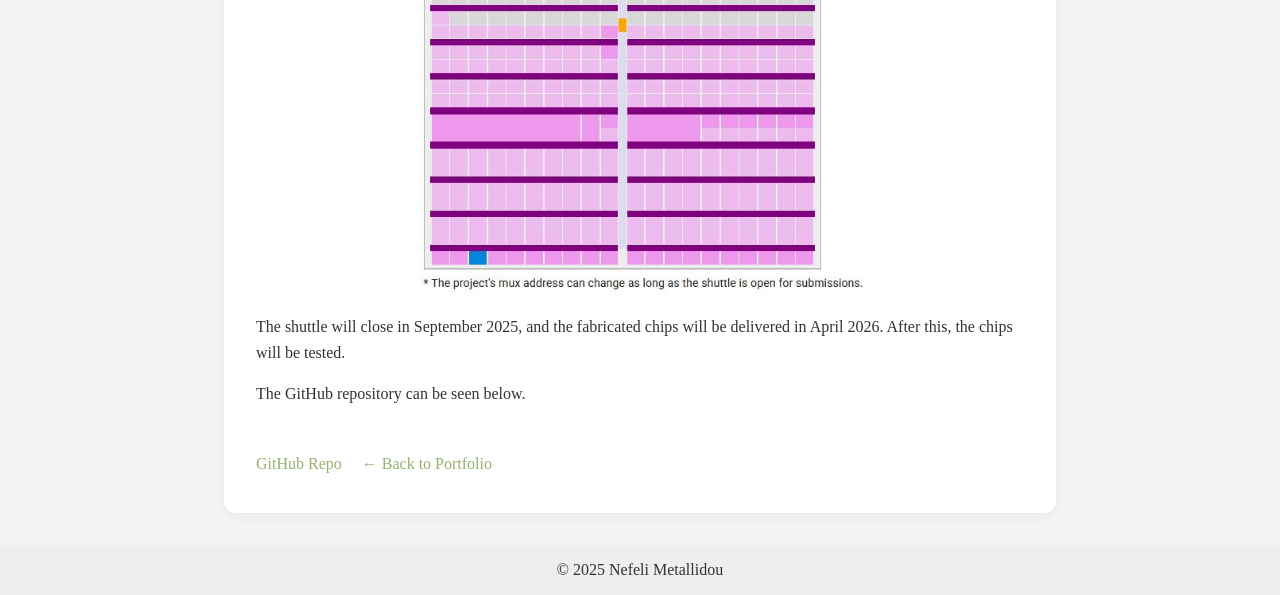
<file: proj-tiny-tapeout.html>
<!DOCTYPE html>
<html lang="en">
<head>
  <meta charset="UTF-8" />
  <meta name="viewport" content="width=device-width, initial-scale=1.0" />
  <title>TinyTapeout Submission</title>
  <link rel="stylesheet" href="css/style.css">
</head>
<body>

  <div class="cover-container">
    <img src="images/cover.jpg" alt="Cover Image">
	<div class="overlay"></div>
    <h1>TinyTapeout Submission</h1>
  </div>


  <main>

    <p>
      This project is a submission to the Tiny Tapeout program. Tiny Tapeout is an open and accessible tapeout platform for ASIC designs. It allows easy tapeout of chips using open source tools and PDKs. This project was submitted to the IHP25b shuttle, which is based on the open source IHP SG13G2 PDK, a BiCMOS process at 130 nm.
    </p>
	
	<p>
	  The project submitted is a 3-bit up/down counter, designed and verified in Verilog. The synthesis is performed with Yosys, and the floorplaning and placement with OpenLane. The resulting GDS is visualized with the GDS Viewer on the Tiny Tapeout website. 
	</p>
	
	<img src="images/tinytapeout-cells.JPG" alt="Screenshot of the cells" class="screenshot" />
	<img src="images/tinytapeout-chip.JPG" alt="Screenshot of the chip" class="screenshot" />

    <p>
      The location of the chip on the shuttle can be seen below.
    </p>
	
	<img src="images/tinytapeout-shuttle.JPG" alt="Screenshot of the shuttle" class="screenshot" />
	
	<p>
	  The shuttle will close in September 2025, and the fabricated chips will be delivered in April 2026. After this, the chips will be tested.
	</p>
	
	<p>
	  The GitHub repository can be seen below.
	</p>

    <div class="links">
      <a href="https://github.com/nefelimet/tt-updown-counter" target="_blank">GitHub Repo</a>
      <a href="index.html">← Back to Portfolio</a>
    </div>
  </main>

  <footer>
    © 2025 Nefeli Metallidou
  </footer>

</body>
</html>
</file>
<file: css/style.css>
body {
      font-family: 'Trebuchet MS';
      background: #f4f4f4;
      color: #333;
      margin: 0;
      padding: 0;
    }
    header {
      background: #442B48;
      color: white;
      padding: 2rem;
      text-align: center;
    }
	
	.cover-container {
      position: relative;
      width: 100%;
      max-height: 250px;
      overflow: hidden;
    }

    .cover-container img {
      width: 100%;
      height: 100%;
      object-fit: cover;
      display: block;
    }
	
	.cover-container .overlay {
	  position: absolute;
	  top: 0;
	  left: 0;
	  width: 100%;
	  height: 100%;
	  background-color: rgba(0, 0, 0, 0.3);
	}

    .cover-container h1 {
      position: absolute;
      top: 50%;
      left: 50%;
      transform: translate(-50%, -50%);
      color: white;
      font-size: 2em;
      text-shadow: 1px 1px 5px rgba(0,0,0,0.7);
      margin: 0;
    }
	
    section {
      padding: 2rem;
      max-width: 800px;
      margin: auto;
    }
	.project-section {
	  margin-bottom: 2.5rem;
	}

	.project-section h3 {
	  border-bottom: 2px solid #442B48;
	  padding-bottom: 0.3rem;
	  margin-bottom: 1rem;
	}

	.projects {
	  display: grid;
	  grid-template-columns: repeat(auto-fit, minmax(280px, 1fr));
	  gap: 1rem;
	}

	.project-card {
	  background: #ffffff;
	  padding: 1rem;
	  border-radius: 12px;
	  box-shadow: 0 4px 10px rgba(0, 0, 0, 0.08);
	  border: 1px solid #e0e0e0;
	  transition: transform 0.2s ease, box-shadow 0.2s ease;
	  display: flex;
      flex-direction: column;
      justify-content: space-between;
	}

	.project-card:hover {
	  transform: translateY(-4px);
	  box-shadow: 0 8px 16px rgba(0, 0, 0, 0.12);
	}

	.project-image {
	  width: 100%;
	  height: auto;
	  border-radius: 8px;
	  margin-bottom: 1rem;
	  object-fit: cover;
	}

	.project-content h4 {
	  margin: 0 0 0.5rem;
	  font-size: 1.1rem;
	  color: #2c3e50;
	}

	.project-content p {
	  font-size: 0.95rem;
	  color: #555;
	  margin-bottom: 1rem;
	}

	.project-link {
	  color: #98B06F;
	  font-weight: bold;
	  text-decoration: none;
	}

	.project-link:hover {
	  text-decoration: underline;
	}
	
	.project-buttons {
	  display: flex;
	  justify-content: flex-start;
	  gap: 0.5rem;
	  margin-top: 1rem;
	  flex-wrap: wrap;
	}

	.btn {
	  padding: 0.5rem 1rem;
	  background-color: #98B06F;
	  color: white;
	  text-decoration: none;
	  border-radius: 6px;
	  font-weight: bold;
	  font-size: 0.9rem;
	  transition: background-color 0.2s ease;
	}

	.btn:hover {
	  background-color: #B4DC6E;
	}

	.coming-soon {
	  padding: 0.5rem 1rem;
	  background-color: #6C646D;
	  color: #fff;
	  border-radius: 6px;
	  font-size: 0.9rem;
	  font-weight: bold;
	  display: inline-block;
	}
	
    footer {
      text-align: center;
      padding: 1rem;
      background: #eee;
      margin-top: 2rem;
    }
    a {
      color: #726E60;
      text-decoration: none;
    }
	main {
      max-width: 800px;
      margin: 2rem auto;
      padding: 2rem 1rem 1.5rem;
      background: white;
      border-radius: 12px;
      box-shadow: 0 4px 12px rgba(0,0,0,0.05);
    }
	h1 {
      font-size: 2rem;
      margin-top: 0;
      padding: 1rem 1rem 0;
    }
	.screenshot {
		display: block;
		margin: 1.5rem auto 1rem;
		width: 60%;
		max-width: 600px;
		border-radius: 8px;
	}
    p {
      padding: 0 1rem;
      line-height: 1.6;
    }

    .links {
      padding: 1rem;
    }

    .links a {
      display: inline-block;
      margin-right: 1rem;
      margin-top: 1rem;
      text-decoration: none;
      color: #98B06F;
    }
</file>
